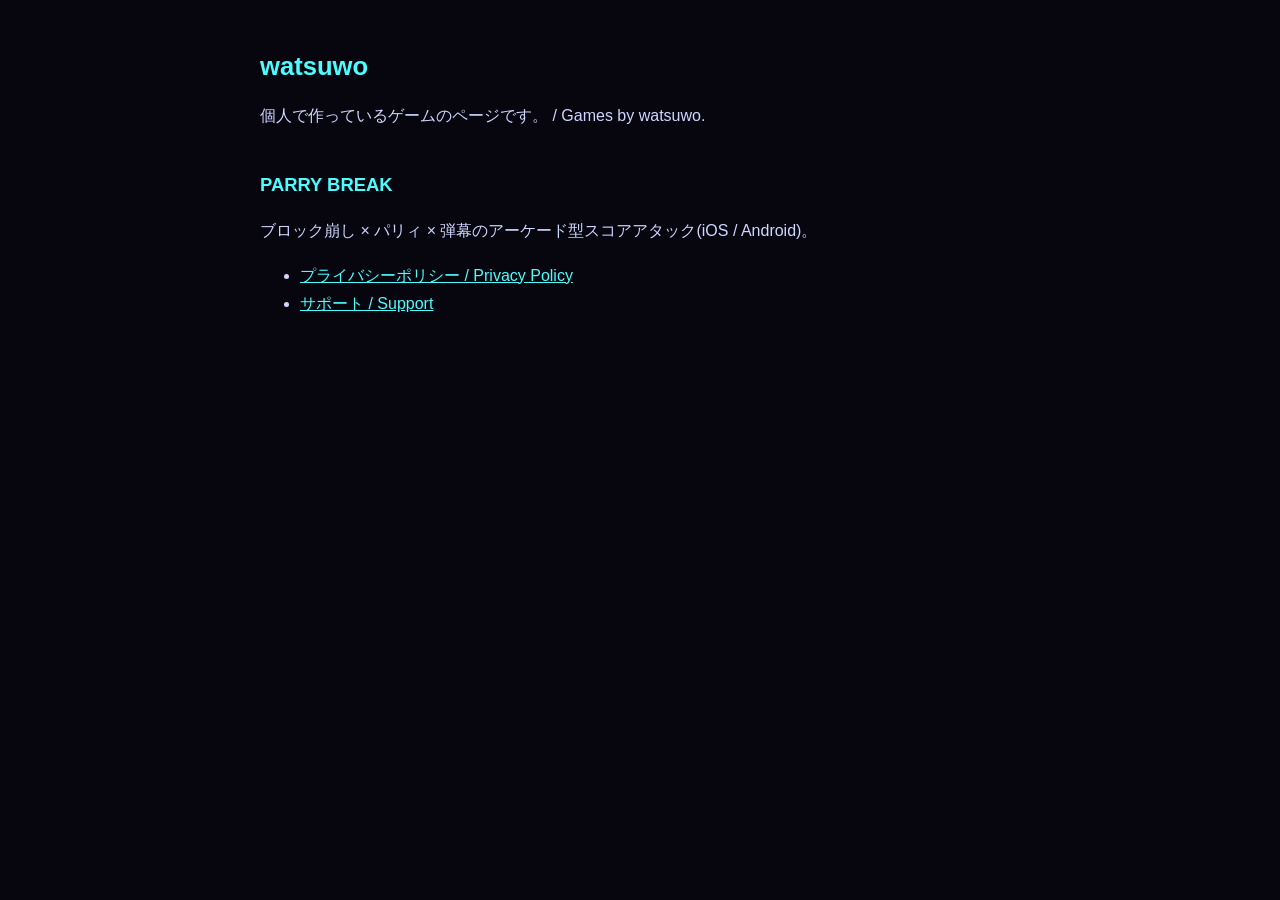
<file: index.html>
<!doctype html>
<html lang="ja">
<head>
  <meta charset="utf-8">
  <meta name="viewport" content="width=device-width, initial-scale=1">
  <title>watsuwo</title>
  <link rel="stylesheet" href="style.css">
</head>
<body>
<main>
  <h1>watsuwo</h1>
  <p>個人で作っているゲームのページです。 / Games by watsuwo.</p>
  <h2>PARRY BREAK</h2>
  <p>ブロック崩し × パリィ × 弾幕のアーケード型スコアアタック(iOS / Android)。</p>
  <ul>
    <li><a href="parry-break/privacy.html">プライバシーポリシー / Privacy Policy</a></li>
    <li><a href="parry-break/support.html">サポート / Support</a></li>
  </ul>
</main>
</body>
</html>
</file>
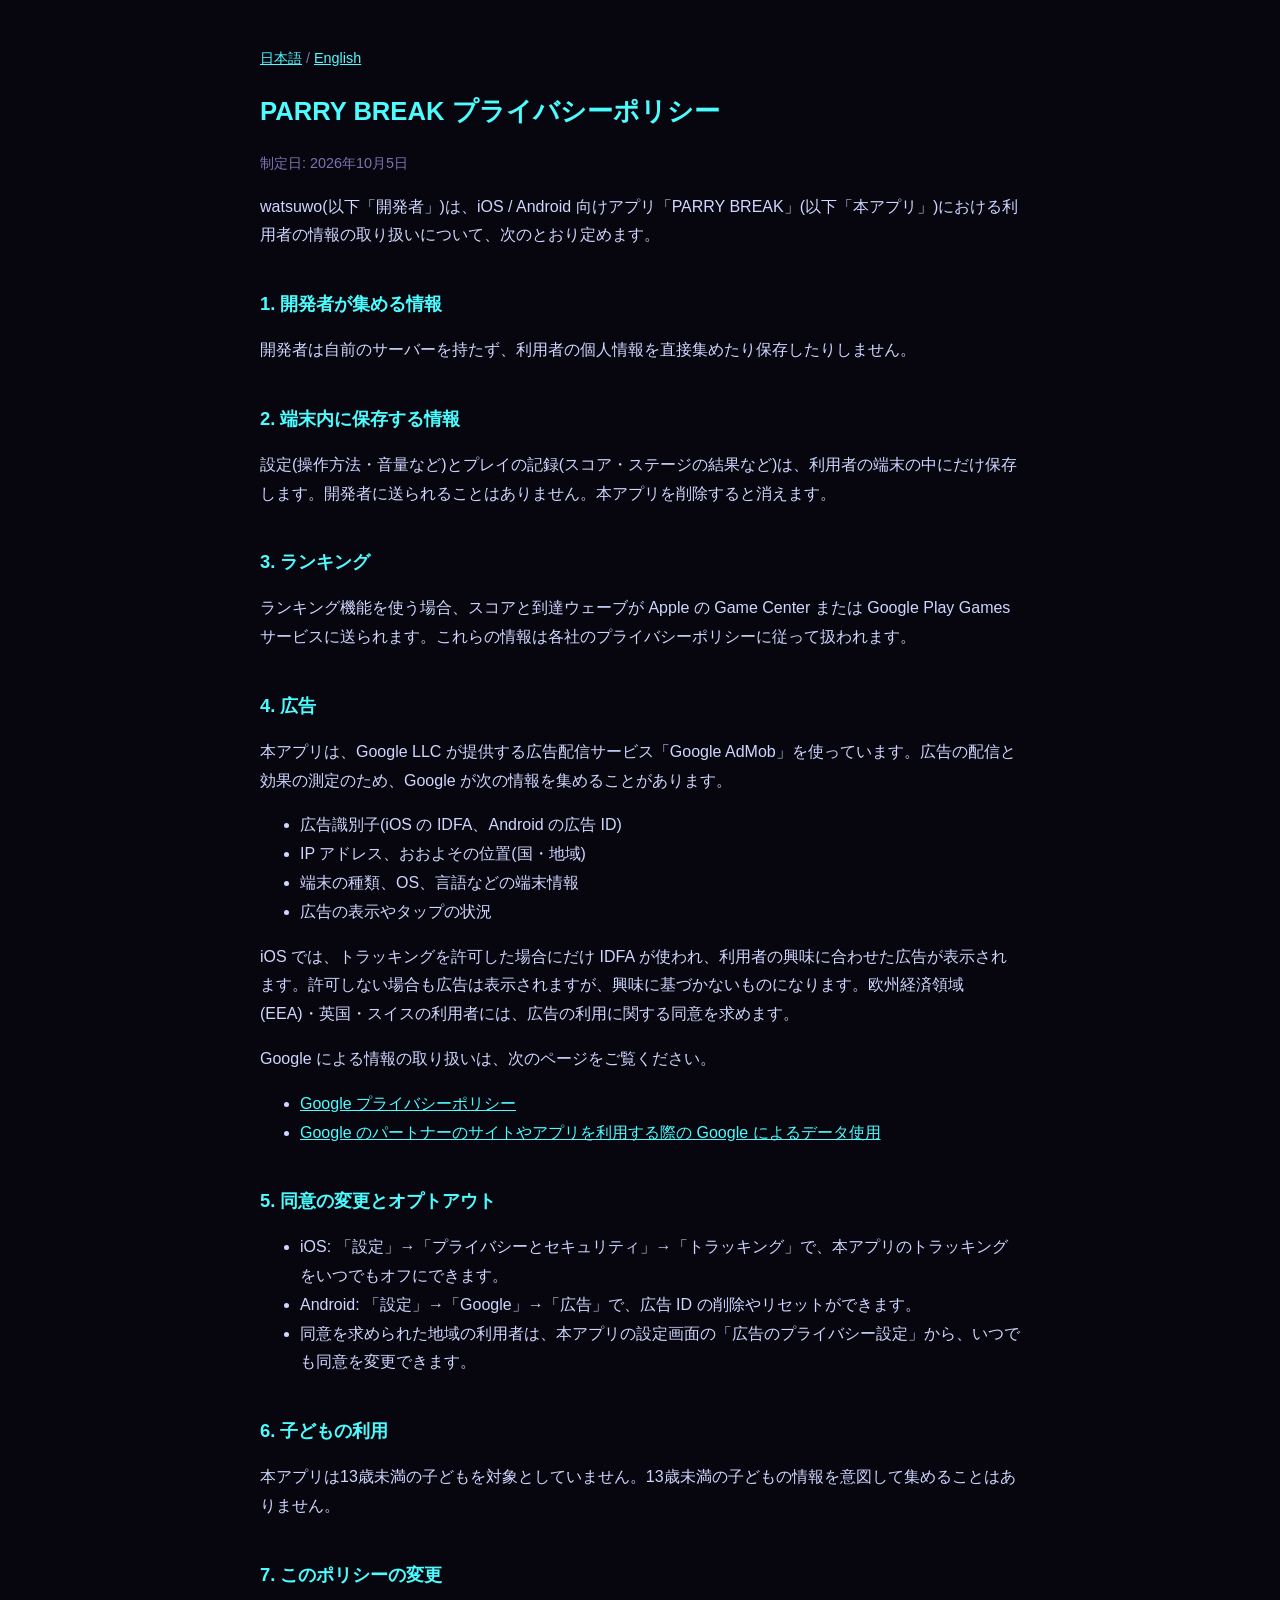
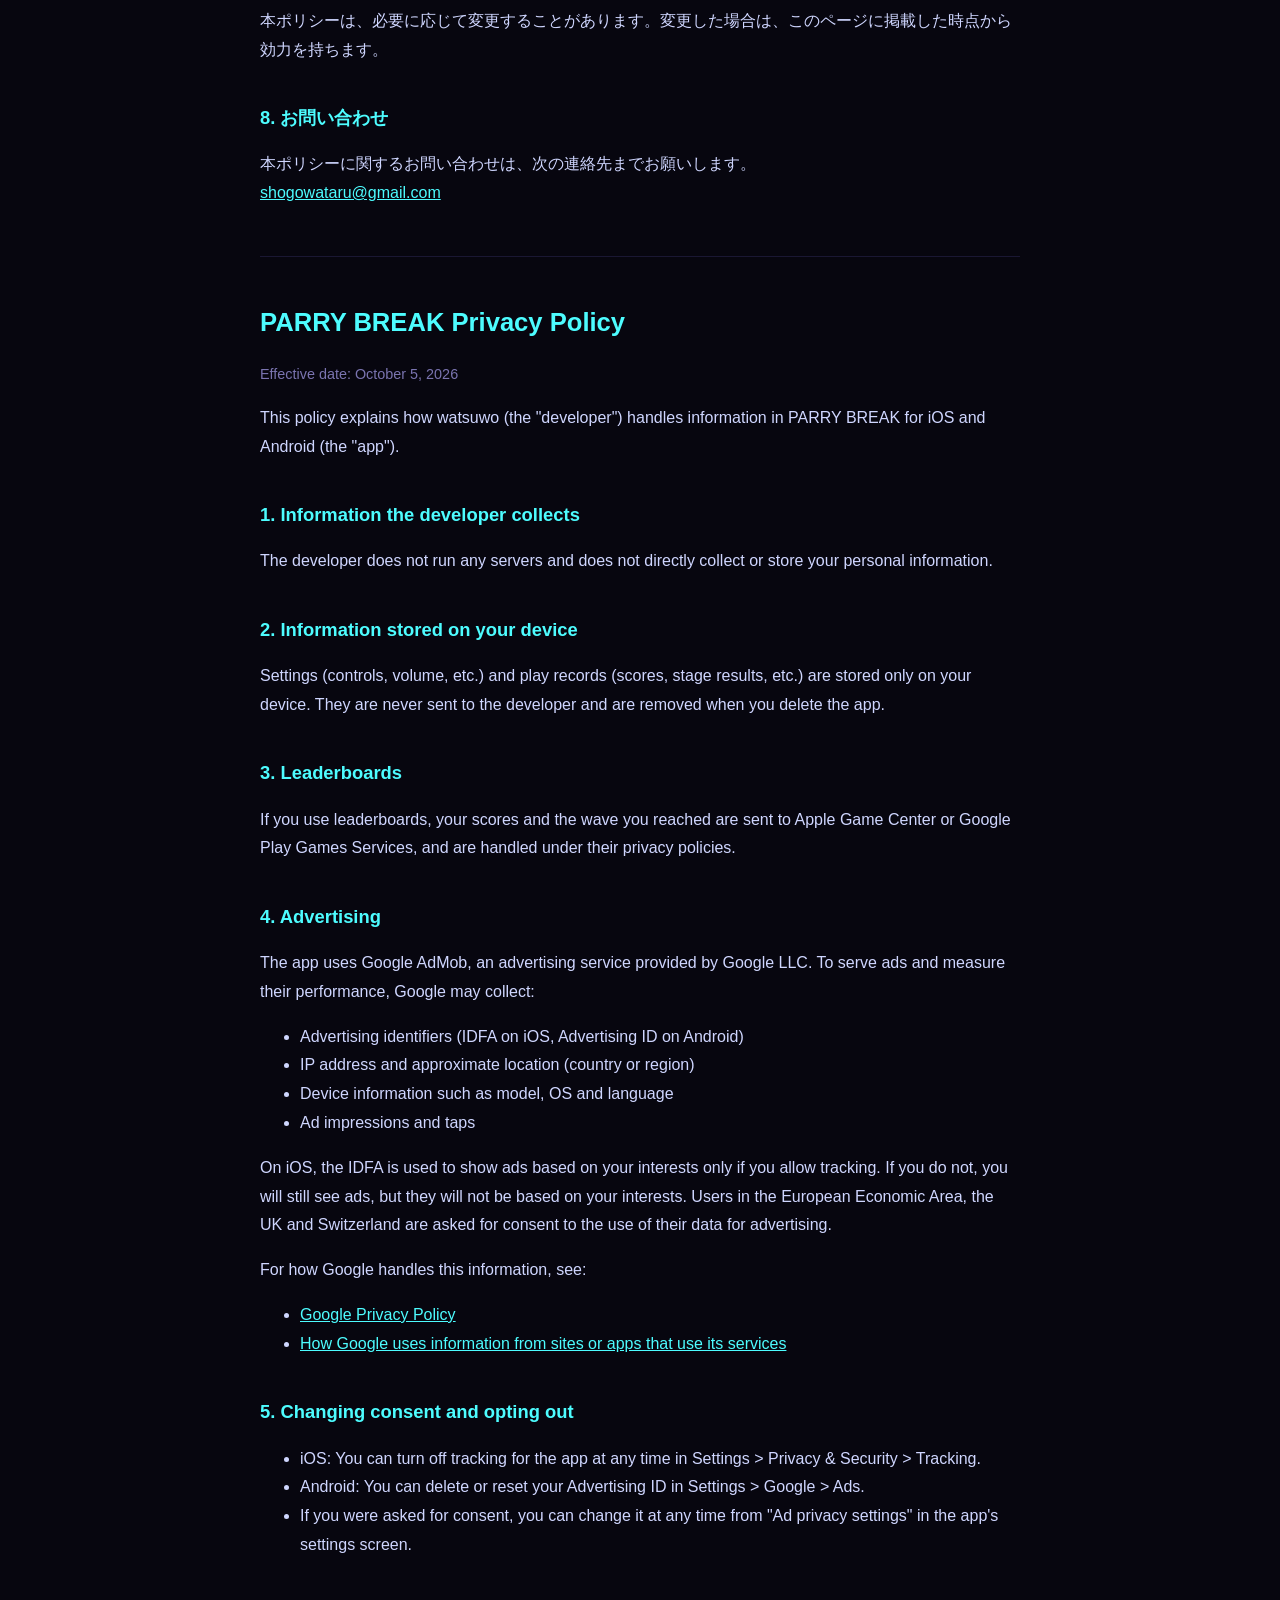
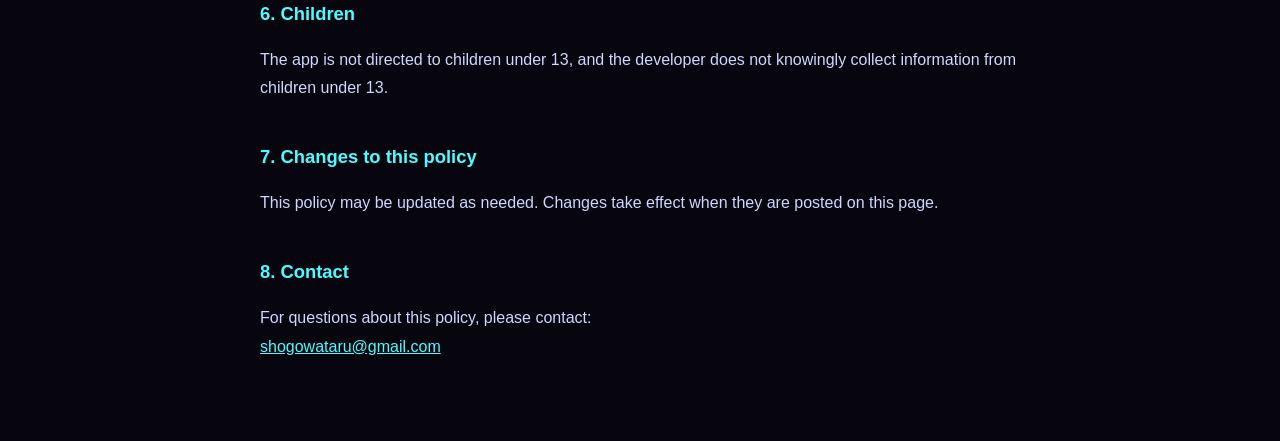
<file: parry-break/privacy.html>
<!doctype html>
<html lang="ja">
<head>
  <meta charset="utf-8">
  <meta name="viewport" content="width=device-width, initial-scale=1">
  <title>プライバシーポリシー | PARRY BREAK</title>
  <link rel="stylesheet" href="../style.css">
</head>
<body>
<main>
  <p class="lang"><a href="#ja">日本語</a> / <a href="#en">English</a></p>

  <article id="ja" lang="ja">
    <h1>PARRY BREAK プライバシーポリシー</h1>
    <p class="meta">制定日: 2026年10月5日</p>

    <p>watsuwo(以下「開発者」)は、iOS / Android 向けアプリ「PARRY BREAK」(以下「本アプリ」)における利用者の情報の取り扱いについて、次のとおり定めます。</p>

    <h2>1. 開発者が集める情報</h2>
    <p>開発者は自前のサーバーを持たず、利用者の個人情報を直接集めたり保存したりしません。</p>

    <h2>2. 端末内に保存する情報</h2>
    <p>設定(操作方法・音量など)とプレイの記録(スコア・ステージの結果など)は、利用者の端末の中にだけ保存します。開発者に送られることはありません。本アプリを削除すると消えます。</p>

    <h2>3. ランキング</h2>
    <p>ランキング機能を使う場合、スコアと到達ウェーブが Apple の Game Center または Google Play Games サービスに送られます。これらの情報は各社のプライバシーポリシーに従って扱われます。</p>

    <h2>4. 広告</h2>
    <p>本アプリは、Google LLC が提供する広告配信サービス「Google AdMob」を使っています。広告の配信と効果の測定のため、Google が次の情報を集めることがあります。</p>
    <ul>
      <li>広告識別子(iOS の IDFA、Android の広告 ID)</li>
      <li>IP アドレス、おおよその位置(国・地域)</li>
      <li>端末の種類、OS、言語などの端末情報</li>
      <li>広告の表示やタップの状況</li>
    </ul>
    <p>iOS では、トラッキングを許可した場合にだけ IDFA が使われ、利用者の興味に合わせた広告が表示されます。許可しない場合も広告は表示されますが、興味に基づかないものになります。欧州経済領域(EEA)・英国・スイスの利用者には、広告の利用に関する同意を求めます。</p>
    <p>Google による情報の取り扱いは、次のページをご覧ください。</p>
    <ul>
      <li><a href="https://policies.google.com/privacy">Google プライバシーポリシー</a></li>
      <li><a href="https://policies.google.com/technologies/partner-sites">Google のパートナーのサイトやアプリを利用する際の Google によるデータ使用</a></li>
    </ul>

    <h2>5. 同意の変更とオプトアウト</h2>
    <ul>
      <li>iOS: 「設定」→「プライバシーとセキュリティ」→「トラッキング」で、本アプリのトラッキングをいつでもオフにできます。</li>
      <li>Android: 「設定」→「Google」→「広告」で、広告 ID の削除やリセットができます。</li>
      <li>同意を求められた地域の利用者は、本アプリの設定画面の「広告のプライバシー設定」から、いつでも同意を変更できます。</li>
    </ul>

    <h2>6. 子どもの利用</h2>
    <p>本アプリは13歳未満の子どもを対象としていません。13歳未満の子どもの情報を意図して集めることはありません。</p>

    <h2>7. このポリシーの変更</h2>
    <p>本ポリシーは、必要に応じて変更することがあります。変更した場合は、このページに掲載した時点から効力を持ちます。</p>

    <h2>8. お問い合わせ</h2>
    <p>本ポリシーに関するお問い合わせは、次の連絡先までお願いします。<br><a href="mailto:shogowataru@gmail.com">shogowataru@gmail.com</a></p>
  </article>

  <hr>

  <article id="en" lang="en">
    <h1>PARRY BREAK Privacy Policy</h1>
    <p class="meta">Effective date: October 5, 2026</p>

    <p>This policy explains how watsuwo (the "developer") handles information in PARRY BREAK for iOS and Android (the "app").</p>

    <h2>1. Information the developer collects</h2>
    <p>The developer does not run any servers and does not directly collect or store your personal information.</p>

    <h2>2. Information stored on your device</h2>
    <p>Settings (controls, volume, etc.) and play records (scores, stage results, etc.) are stored only on your device. They are never sent to the developer and are removed when you delete the app.</p>

    <h2>3. Leaderboards</h2>
    <p>If you use leaderboards, your scores and the wave you reached are sent to Apple Game Center or Google Play Games Services, and are handled under their privacy policies.</p>

    <h2>4. Advertising</h2>
    <p>The app uses Google AdMob, an advertising service provided by Google LLC. To serve ads and measure their performance, Google may collect:</p>
    <ul>
      <li>Advertising identifiers (IDFA on iOS, Advertising ID on Android)</li>
      <li>IP address and approximate location (country or region)</li>
      <li>Device information such as model, OS and language</li>
      <li>Ad impressions and taps</li>
    </ul>
    <p>On iOS, the IDFA is used to show ads based on your interests only if you allow tracking. If you do not, you will still see ads, but they will not be based on your interests. Users in the European Economic Area, the UK and Switzerland are asked for consent to the use of their data for advertising.</p>
    <p>For how Google handles this information, see:</p>
    <ul>
      <li><a href="https://policies.google.com/privacy">Google Privacy Policy</a></li>
      <li><a href="https://policies.google.com/technologies/partner-sites">How Google uses information from sites or apps that use its services</a></li>
    </ul>

    <h2>5. Changing consent and opting out</h2>
    <ul>
      <li>iOS: You can turn off tracking for the app at any time in Settings &gt; Privacy &amp; Security &gt; Tracking.</li>
      <li>Android: You can delete or reset your Advertising ID in Settings &gt; Google &gt; Ads.</li>
      <li>If you were asked for consent, you can change it at any time from "Ad privacy settings" in the app's settings screen.</li>
    </ul>

    <h2>6. Children</h2>
    <p>The app is not directed to children under 13, and the developer does not knowingly collect information from children under 13.</p>

    <h2>7. Changes to this policy</h2>
    <p>This policy may be updated as needed. Changes take effect when they are posted on this page.</p>

    <h2>8. Contact</h2>
    <p>For questions about this policy, please contact:<br><a href="mailto:shogowataru@gmail.com">shogowataru@gmail.com</a></p>
  </article>
</main>
</body>
</html>
</file>
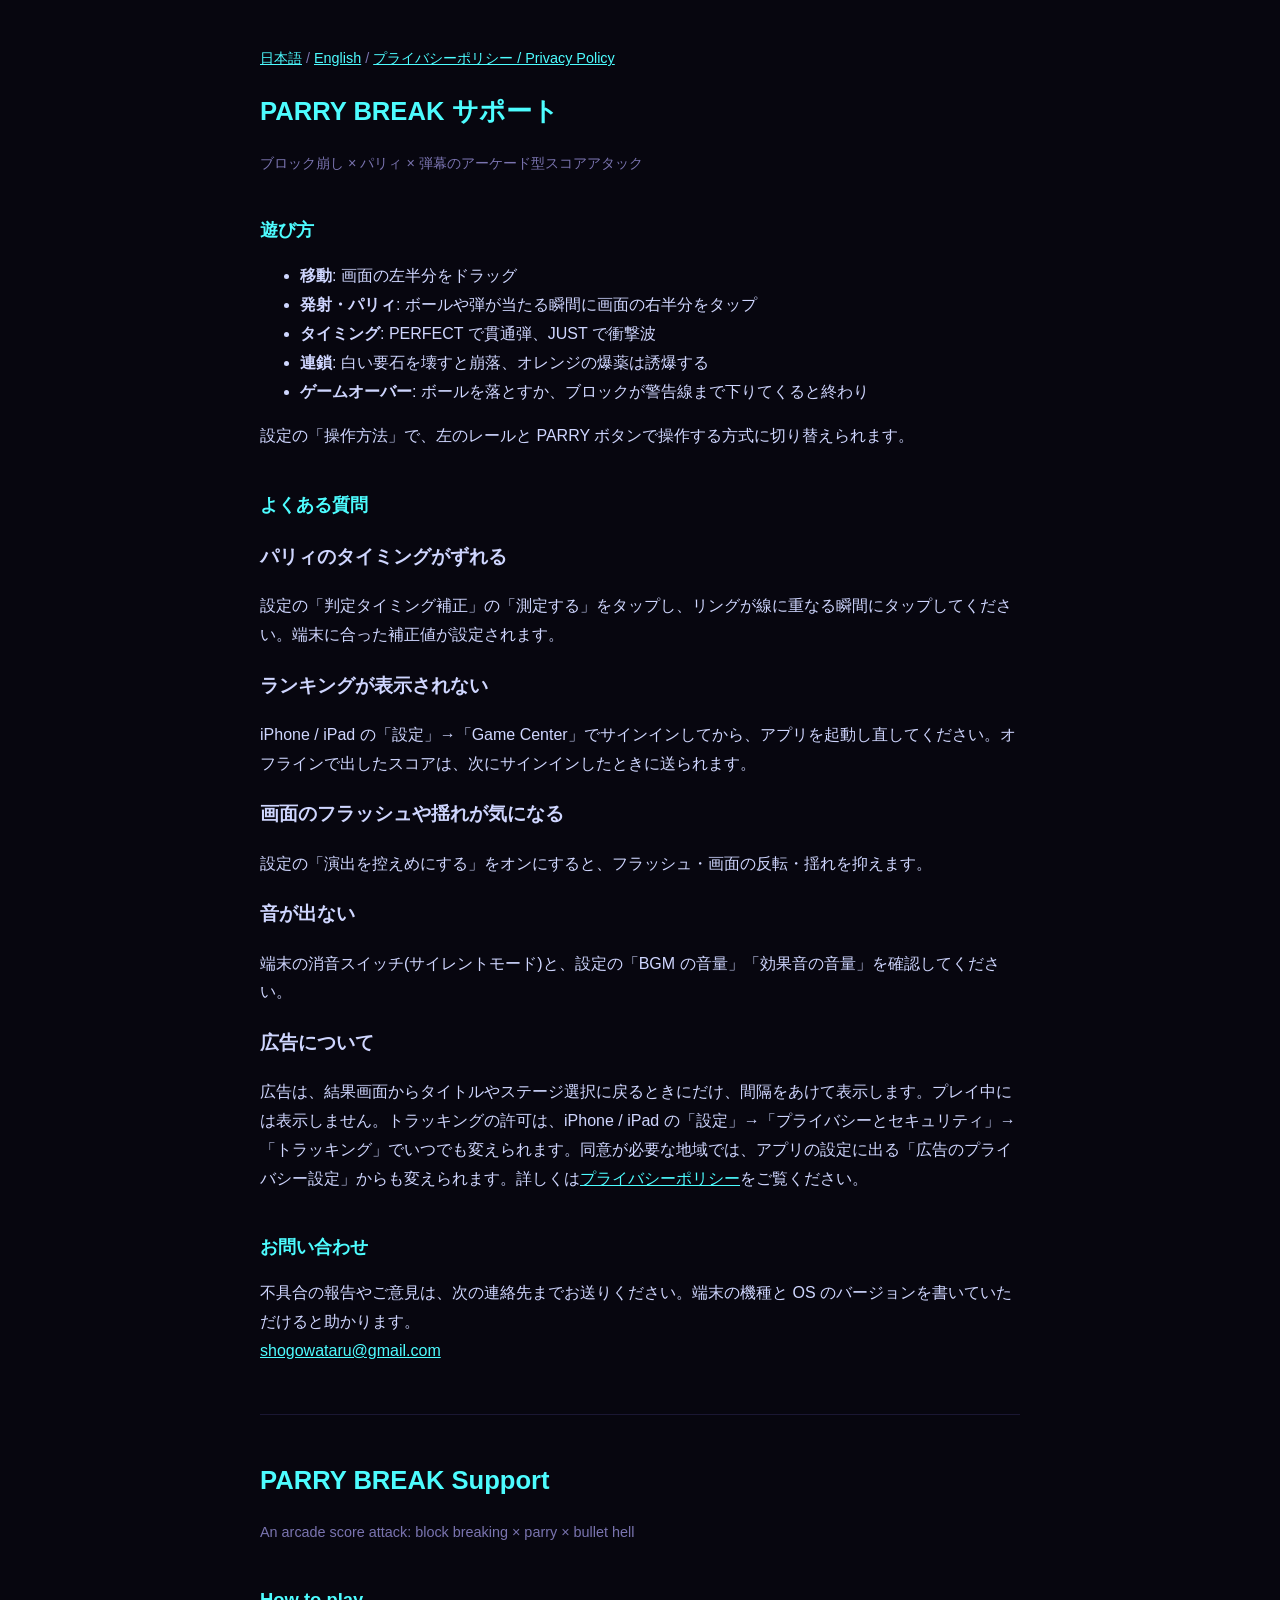
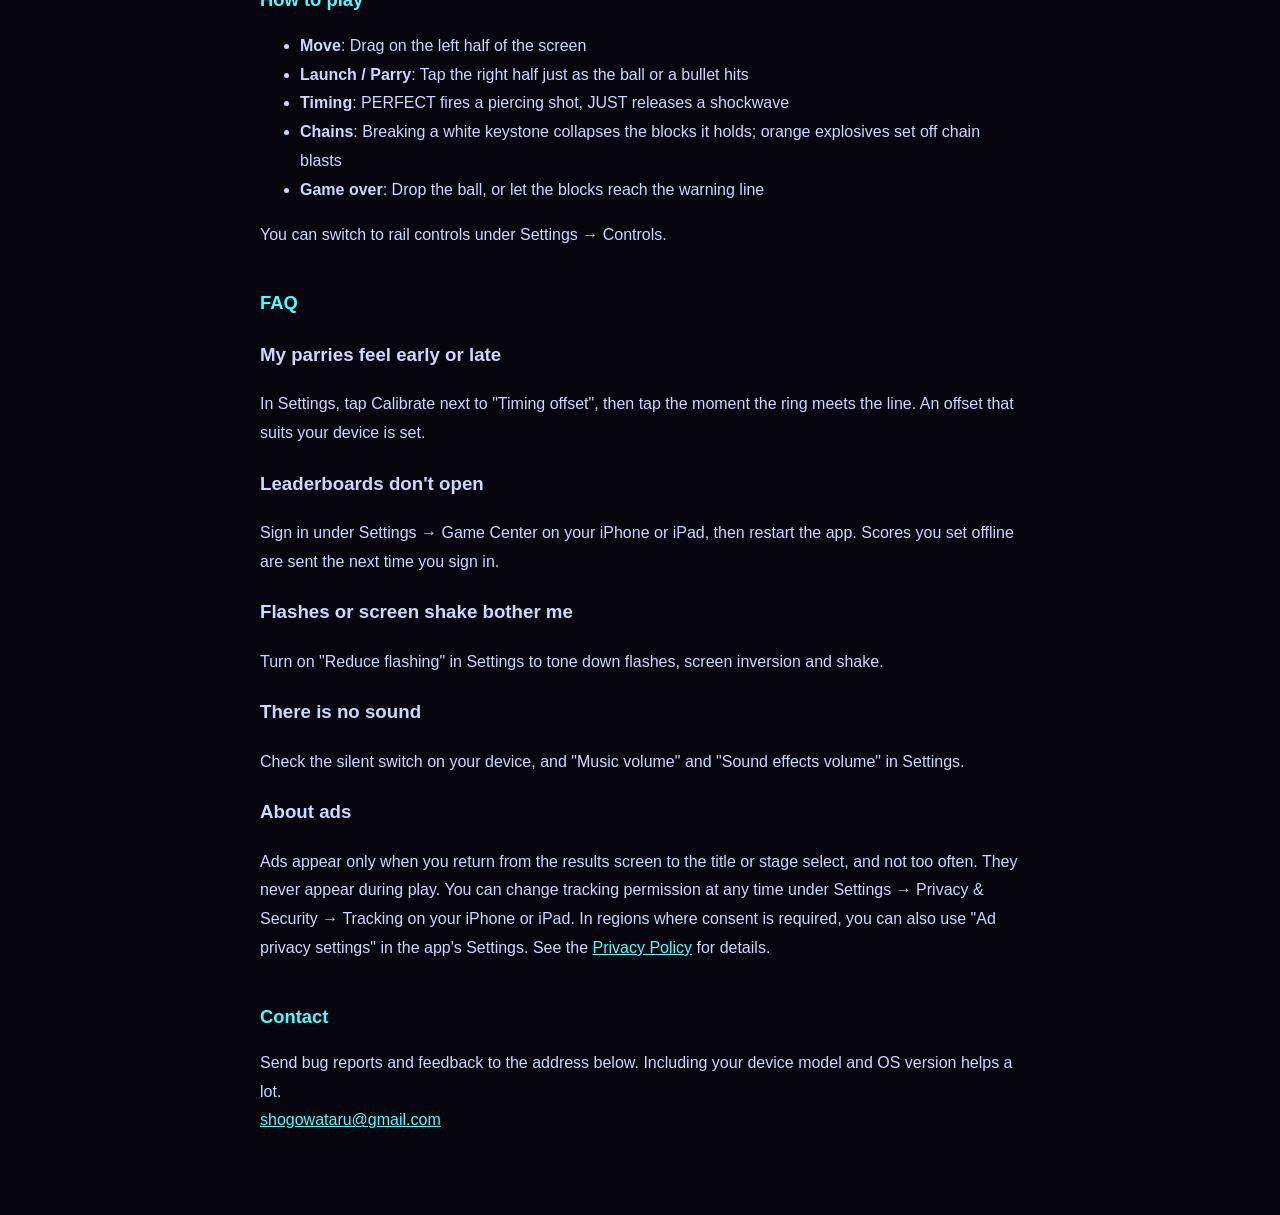
<file: parry-break/support.html>
<!doctype html>
<html lang="ja">
<head>
  <meta charset="utf-8">
  <meta name="viewport" content="width=device-width, initial-scale=1">
  <title>サポート | PARRY BREAK</title>
  <link rel="stylesheet" href="../style.css">
</head>
<body>
<main>
  <p class="lang"><a href="#ja">日本語</a> / <a href="#en">English</a> / <a href="privacy.html">プライバシーポリシー / Privacy Policy</a></p>

  <article id="ja" lang="ja">
    <h1>PARRY BREAK サポート</h1>
    <p class="meta">ブロック崩し × パリィ × 弾幕のアーケード型スコアアタック</p>

    <h2>遊び方</h2>
    <ul>
      <li><strong>移動</strong>: 画面の左半分をドラッグ</li>
      <li><strong>発射・パリィ</strong>: ボールや弾が当たる瞬間に画面の右半分をタップ</li>
      <li><strong>タイミング</strong>: PERFECT で貫通弾、JUST で衝撃波</li>
      <li><strong>連鎖</strong>: 白い要石を壊すと崩落、オレンジの爆薬は誘爆する</li>
      <li><strong>ゲームオーバー</strong>: ボールを落とすか、ブロックが警告線まで下りてくると終わり</li>
    </ul>
    <p>設定の「操作方法」で、左のレールと PARRY ボタンで操作する方式に切り替えられます。</p>

    <h2>よくある質問</h2>
    <h3>パリィのタイミングがずれる</h3>
    <p>設定の「判定タイミング補正」の「測定する」をタップし、リングが線に重なる瞬間にタップしてください。端末に合った補正値が設定されます。</p>
    <h3>ランキングが表示されない</h3>
    <p>iPhone / iPad の「設定」→「Game Center」でサインインしてから、アプリを起動し直してください。オフラインで出したスコアは、次にサインインしたときに送られます。</p>
    <h3>画面のフラッシュや揺れが気になる</h3>
    <p>設定の「演出を控えめにする」をオンにすると、フラッシュ・画面の反転・揺れを抑えます。</p>
    <h3>音が出ない</h3>
    <p>端末の消音スイッチ(サイレントモード)と、設定の「BGM の音量」「効果音の音量」を確認してください。</p>
    <h3>広告について</h3>
    <p>広告は、結果画面からタイトルやステージ選択に戻るときにだけ、間隔をあけて表示します。プレイ中には表示しません。トラッキングの許可は、iPhone / iPad の「設定」→「プライバシーとセキュリティ」→「トラッキング」でいつでも変えられます。同意が必要な地域では、アプリの設定に出る「広告のプライバシー設定」からも変えられます。詳しくは<a href="privacy.html">プライバシーポリシー</a>をご覧ください。</p>

    <h2>お問い合わせ</h2>
    <p>不具合の報告やご意見は、次の連絡先までお送りください。端末の機種と OS のバージョンを書いていただけると助かります。<br><a href="mailto:shogowataru@gmail.com">shogowataru@gmail.com</a></p>
  </article>

  <hr>

  <article id="en" lang="en">
    <h1>PARRY BREAK Support</h1>
    <p class="meta">An arcade score attack: block breaking × parry × bullet hell</p>

    <h2>How to play</h2>
    <ul>
      <li><strong>Move</strong>: Drag on the left half of the screen</li>
      <li><strong>Launch / Parry</strong>: Tap the right half just as the ball or a bullet hits</li>
      <li><strong>Timing</strong>: PERFECT fires a piercing shot, JUST releases a shockwave</li>
      <li><strong>Chains</strong>: Breaking a white keystone collapses the blocks it holds; orange explosives set off chain blasts</li>
      <li><strong>Game over</strong>: Drop the ball, or let the blocks reach the warning line</li>
    </ul>
    <p>You can switch to rail controls under Settings → Controls.</p>

    <h2>FAQ</h2>
    <h3>My parries feel early or late</h3>
    <p>In Settings, tap Calibrate next to "Timing offset", then tap the moment the ring meets the line. An offset that suits your device is set.</p>
    <h3>Leaderboards don't open</h3>
    <p>Sign in under Settings → Game Center on your iPhone or iPad, then restart the app. Scores you set offline are sent the next time you sign in.</p>
    <h3>Flashes or screen shake bother me</h3>
    <p>Turn on "Reduce flashing" in Settings to tone down flashes, screen inversion and shake.</p>
    <h3>There is no sound</h3>
    <p>Check the silent switch on your device, and "Music volume" and "Sound effects volume" in Settings.</p>
    <h3>About ads</h3>
    <p>Ads appear only when you return from the results screen to the title or stage select, and not too often. They never appear during play. You can change tracking permission at any time under Settings → Privacy &amp; Security → Tracking on your iPhone or iPad. In regions where consent is required, you can also use "Ad privacy settings" in the app's Settings. See the <a href="privacy.html">Privacy Policy</a> for details.</p>

    <h2>Contact</h2>
    <p>Send bug reports and feedback to the address below. Including your device model and OS version helps a lot.<br><a href="mailto:shogowataru@gmail.com">shogowataru@gmail.com</a></p>
  </article>
</main>
</body>
</html>
</file>
<file: style.css>
:root {
  --bg: #07060f;
  --fg: #cfd6ff;
  --dim: #7a74b0;
  --cyan: #4dfcff;
  --magenta: #ff4dd8;
  color-scheme: dark;
}
body {
  margin: 0;
  background: var(--bg);
  color: var(--fg);
  font: 16px/1.8 -apple-system, BlinkMacSystemFont, "Hiragino Sans", "Noto Sans JP", sans-serif;
}
main { max-width: 760px; margin: 0 auto; padding: 32px 16px 64px; }
h1 { color: var(--cyan); font-size: 1.6rem; line-height: 1.4; }
h2 { color: var(--cyan); font-size: 1.15rem; margin-top: 2em; }
a { color: var(--cyan); }
hr { border: 0; border-top: 1px solid #1a1733; margin: 48px 0; }
.meta, .lang { color: var(--dim); font-size: 0.9rem; }
</file>
